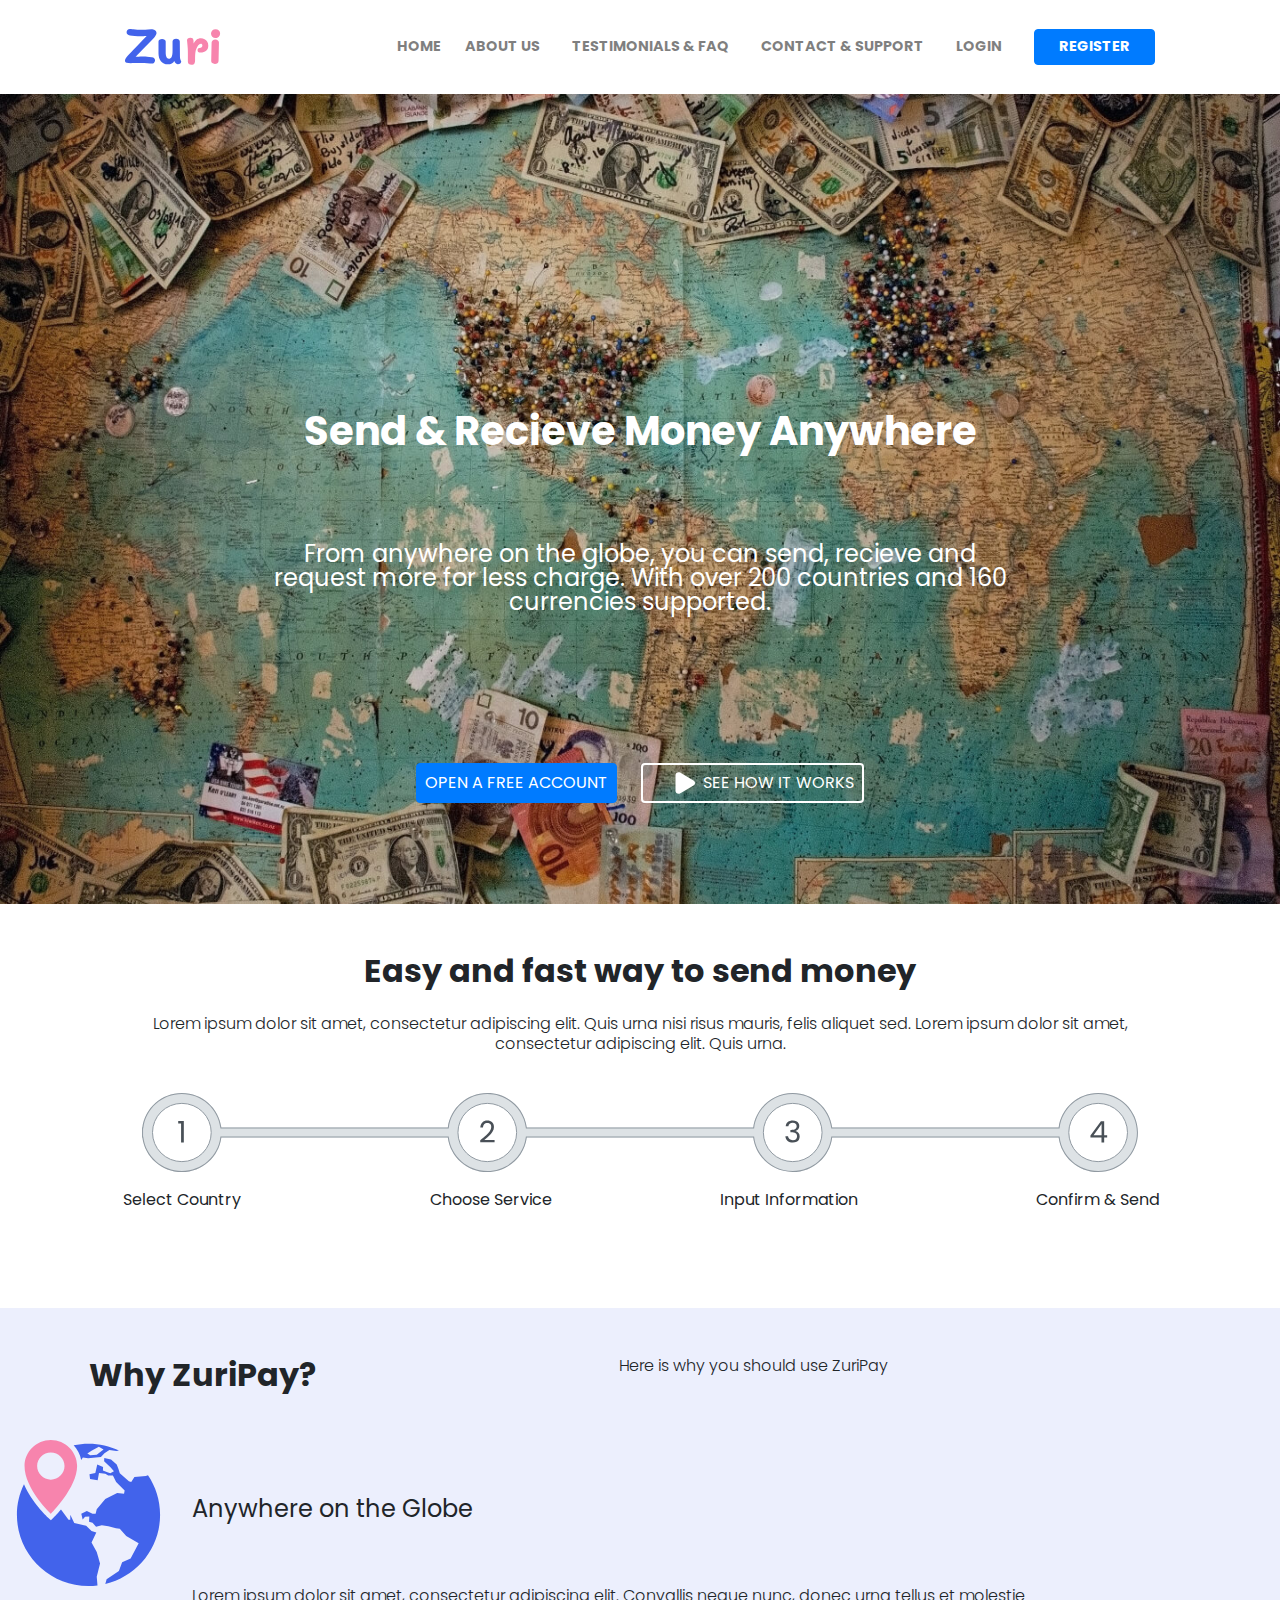
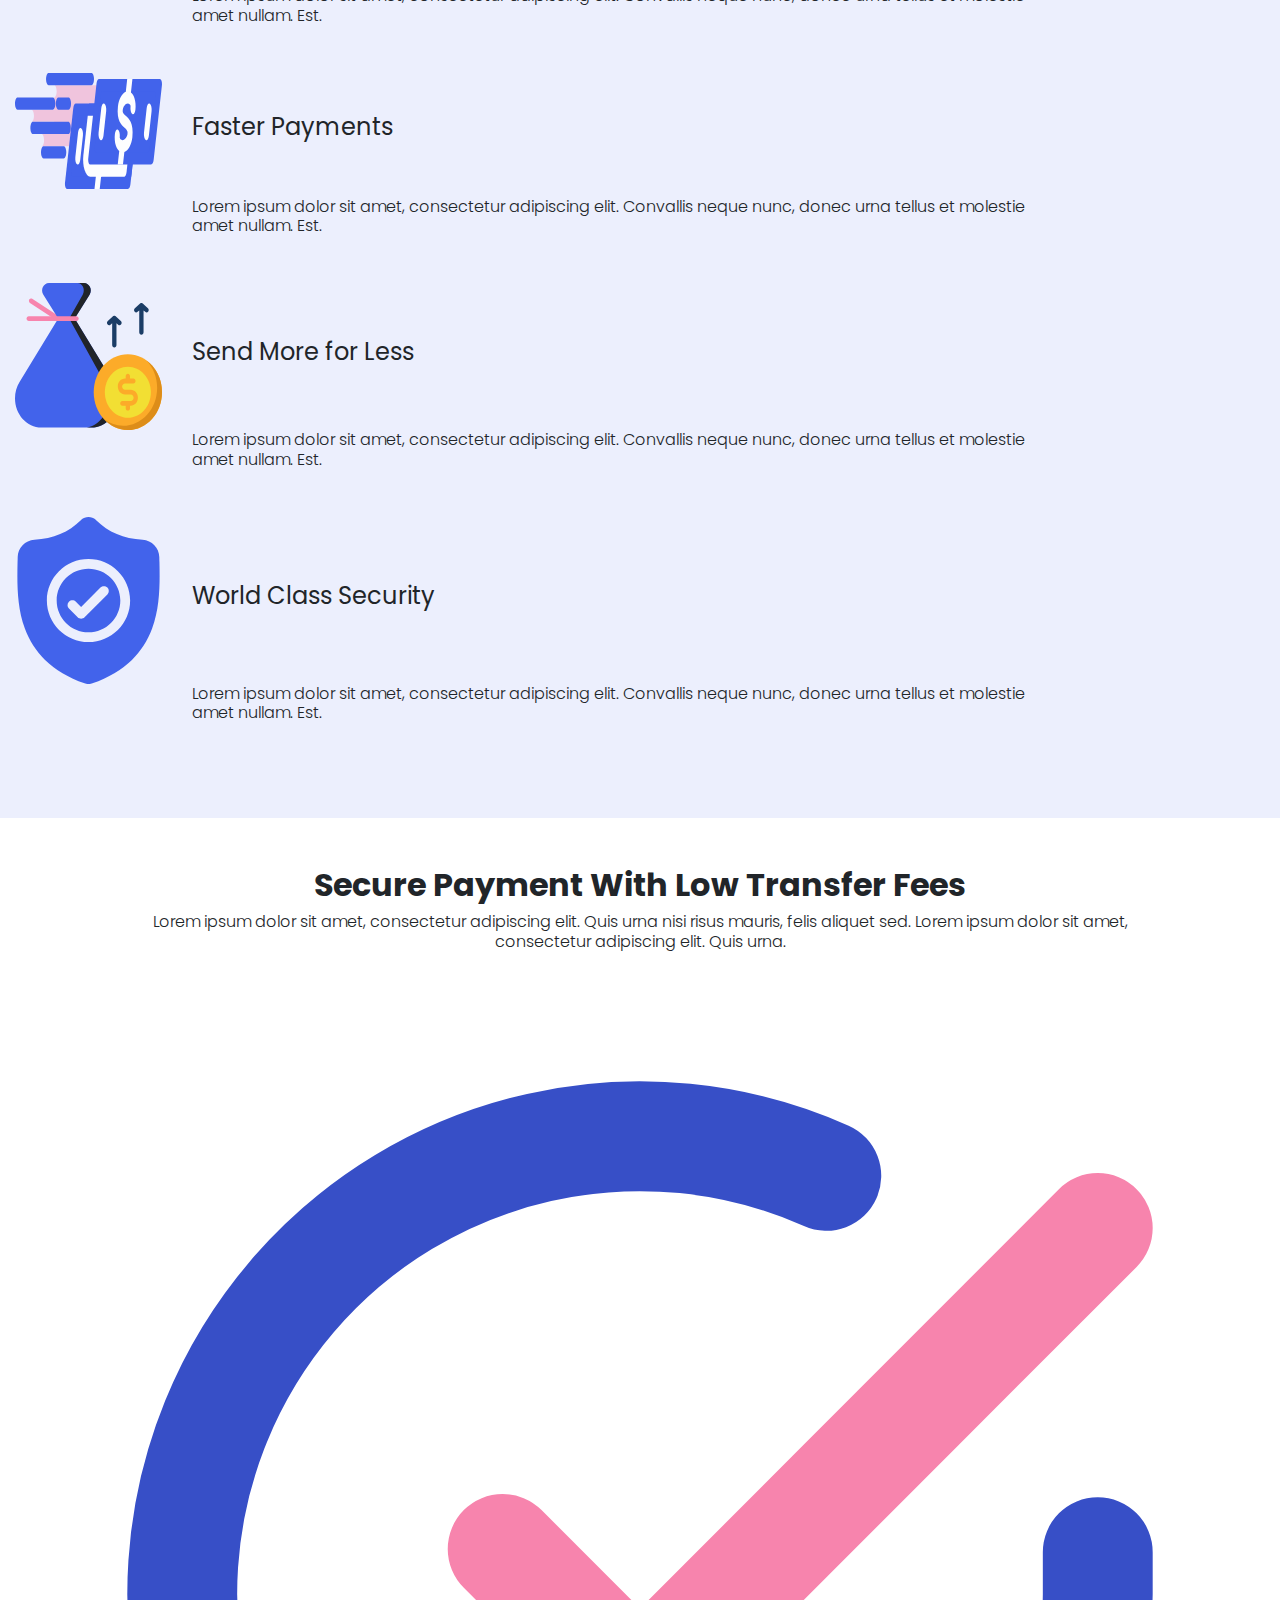
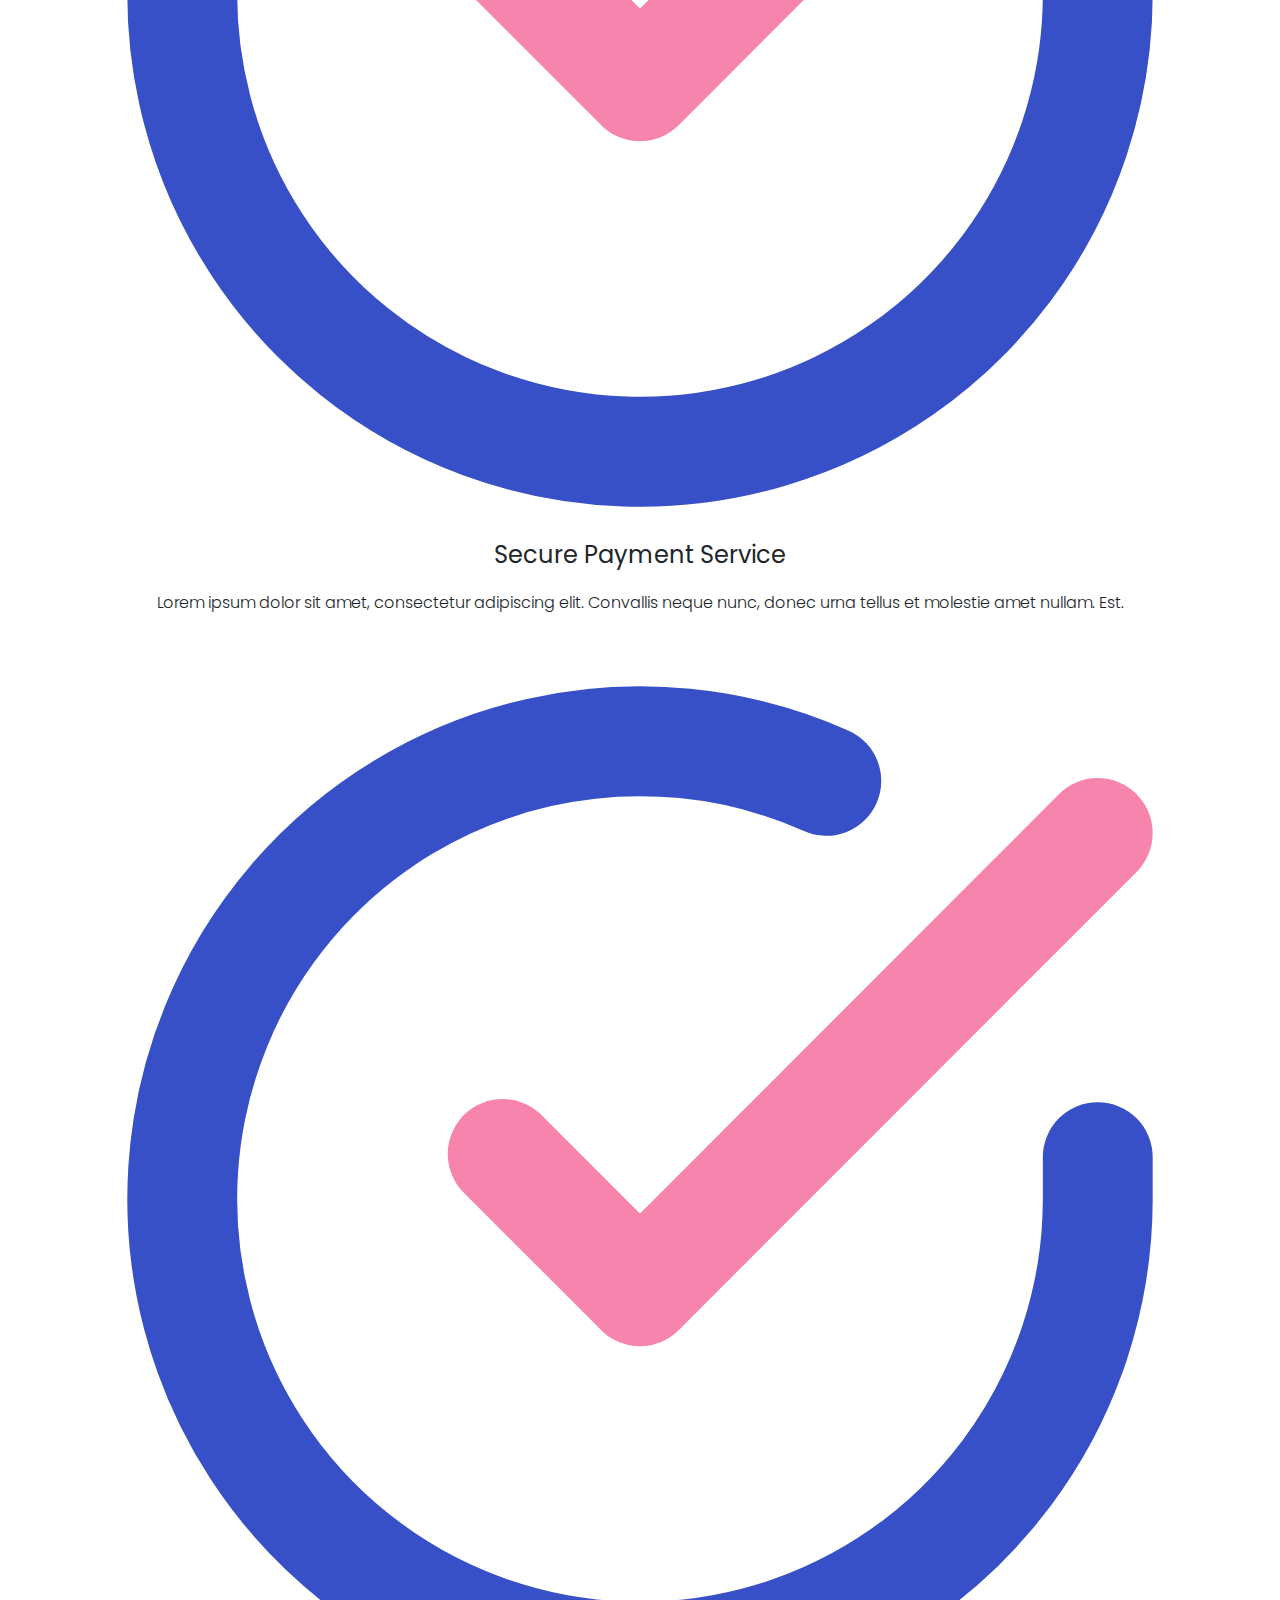
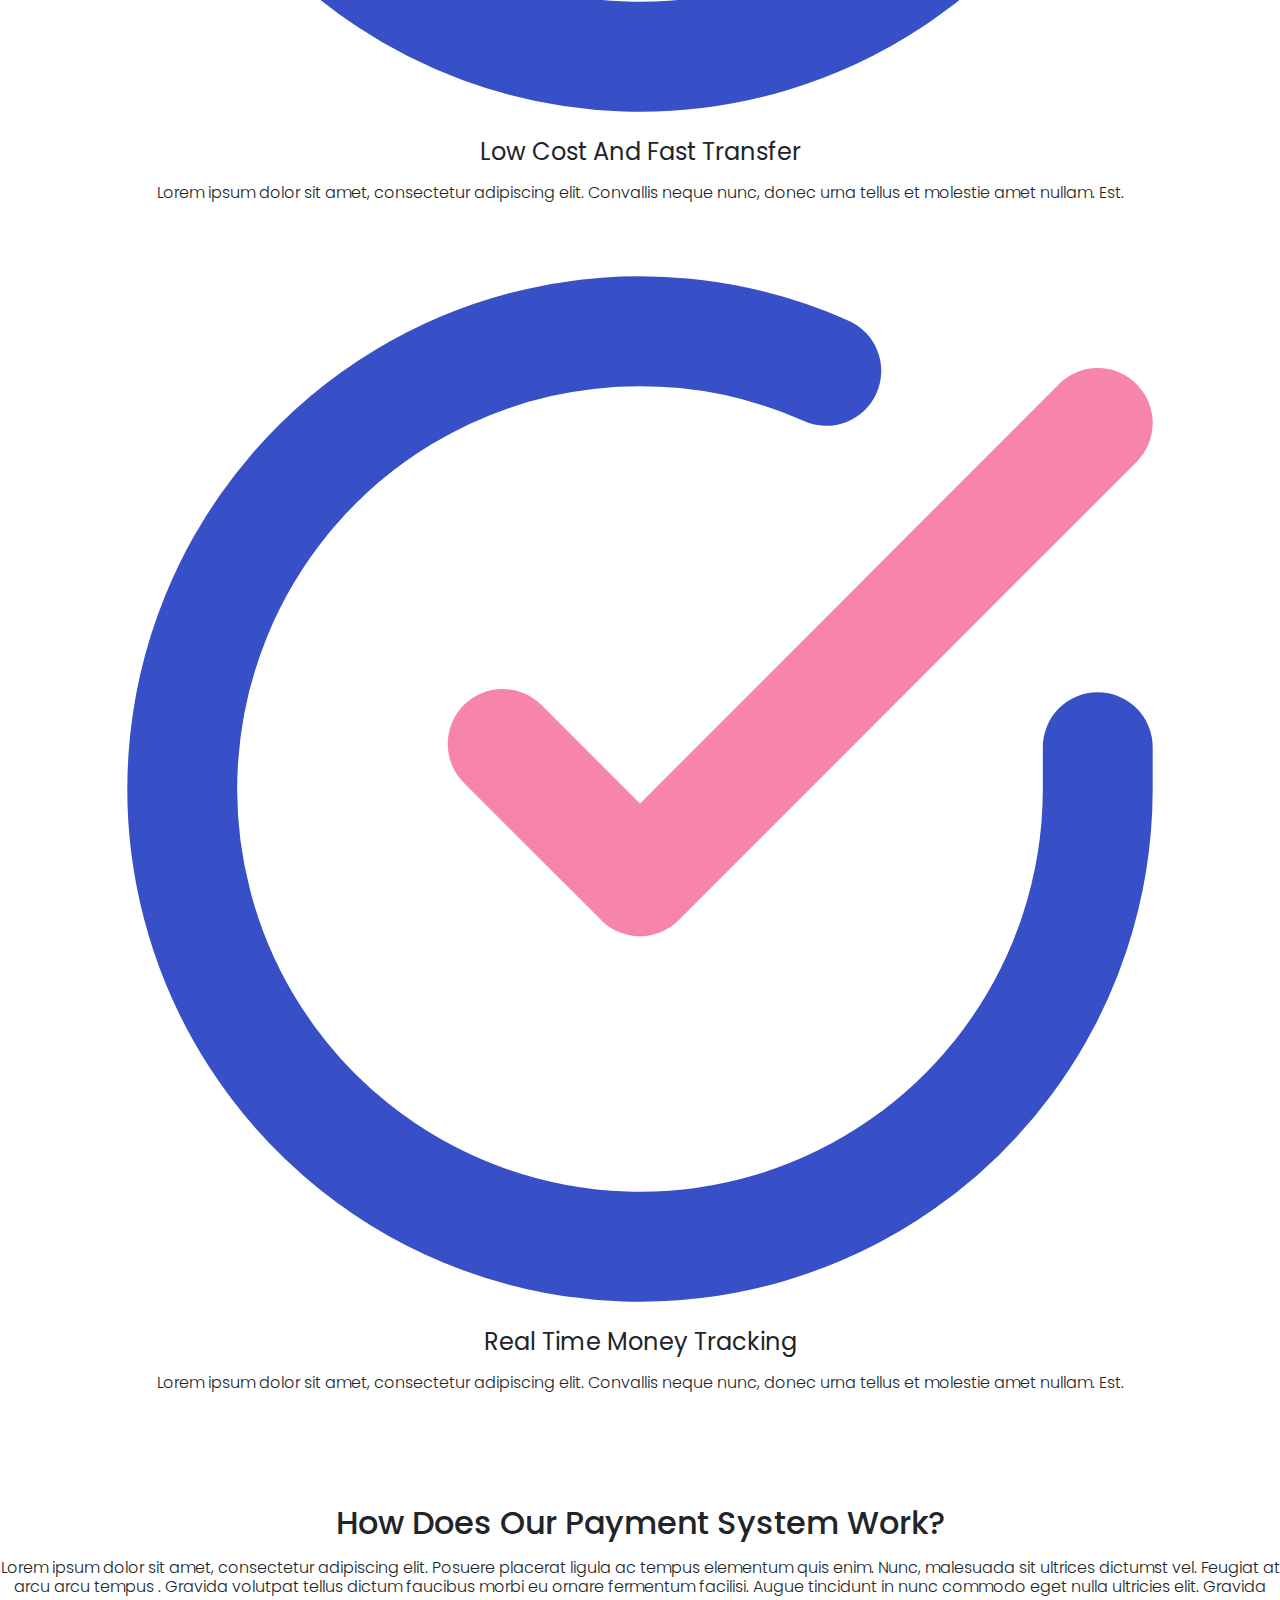
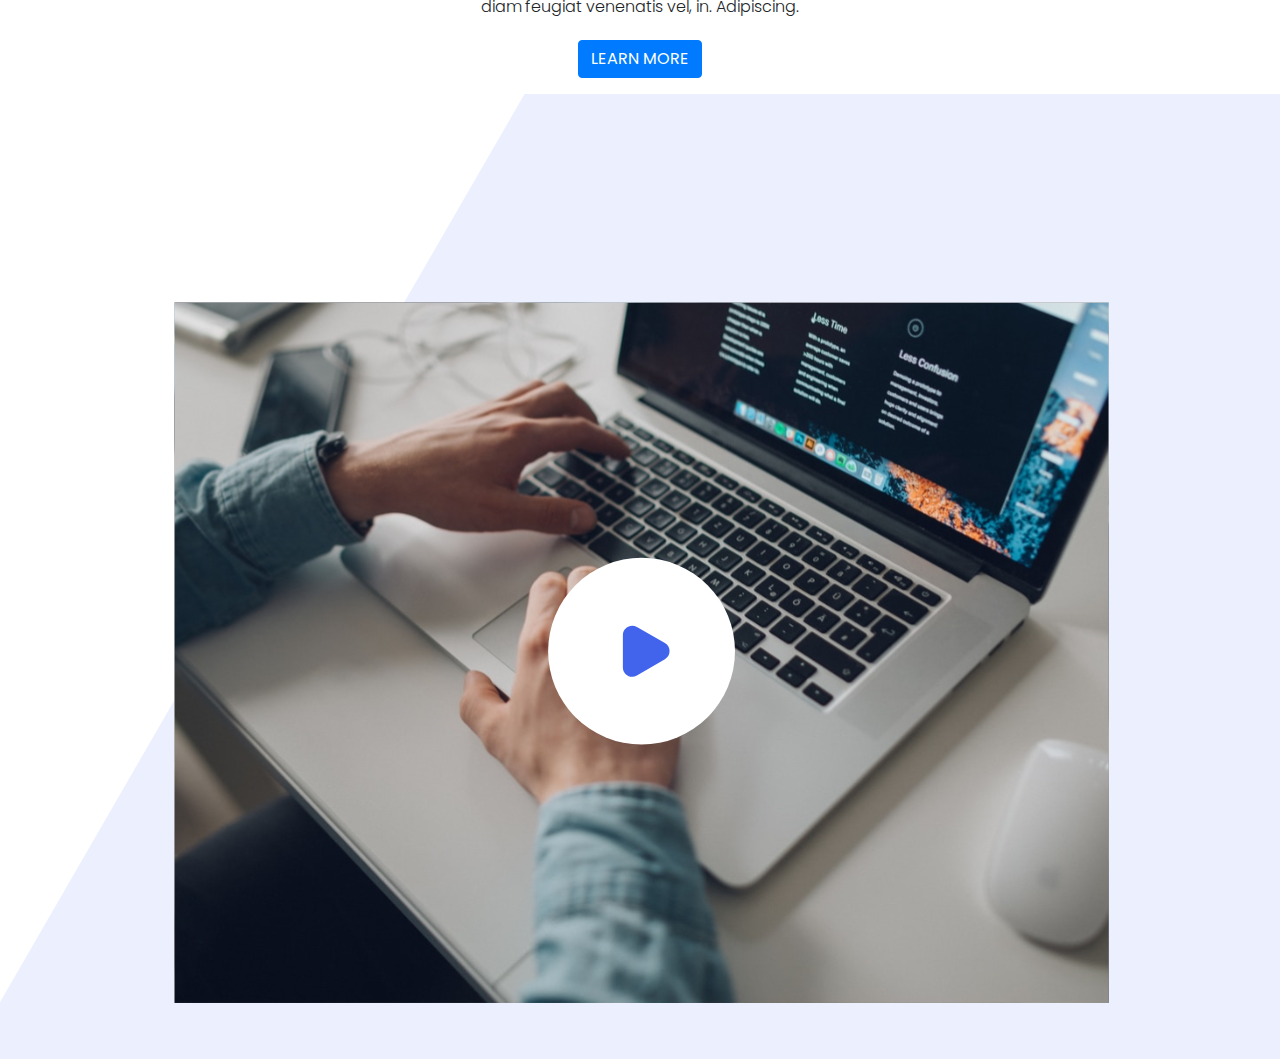
<file: index.html>
<html lang="en">
  <head>
    <meta charset="UTF-8" />
    <meta name="viewport" content="width=device-width, initial-scale=1.0" />
    <title>Document</title>
    <link
      rel="stylesheet"
      href="https://maxcdn.bootstrapcdn.com/bootstrap/4.0.0/css/bootstrap.min.css"
      integrity="sha384-Gn5384xqQ1aoWXA+058RXPxPg6fy4IWvTNh0E263XmFcJlSAwiGgFAW/dAiS6JXm"
      crossorigin="anonymous"
    />
    <link
      href="https://fonts.googleapis.com/css2?family=Poppins:wght@200;300;400;500;600&display=swap"
      rel="stylesheet"
    />
    <link rel="stylesheet" href="css/main.css" />
  </head>
  <body>
    <header class="row">
      <div class="col"></div>
      <div class="col-10">
        <nav
          class="navbar navbar-expand-lg bg-white navbar-light py-sm-3 py-xl-4"
        >
          <button
            class="navbar-toggler"
            type="button"
            data-toggle="collapse"
            data-target="#navbarTogglerDemo03"
            aria-controls="navbarTogglerDemo03"
            aria-expanded="false"
            aria-label="Toggle navigation"
          >
            <span class="navbar-toggler-icon"></span>
          </button>
          <a class="navbar-brand" href="index.html">
            <img src="imgs/Zu.svg" alt="" />
            <img src="imgs/ri.svg" alt="" />
          </a>

          <div class="collapse navbar-collapse" id="navbarTogglerDemo03">
            <ul
              class="navbar-nav ml-auto mt-2 mt-lg-0 list-unstyled font-weight-bold text-uppercase"
            >
              <li class="nav-item">
                <a class="nav-link" href="#"
                  >Home <span class="sr-only">(current)</span></a
                >
              </li>
              <li class="nav-item mx-2">
                <a class="nav-link" href="#">About Us</a>
              </li>
              <li class="nav-item mx-2">
                <a class="nav-link" href="#">Testimonials & Faq</a>
              </li>
              <li class="nav-item mx-2">
                <a class="nav-link" href="#">Contact & Support</a>
              </li>
              <li class="nav-item mx-2">
                <a class="nav-link" href="#">Login</a>
              </li>
            </ul>
            <button
              class="btn btn-primary shadow navbtn px-4 ml-3 my-sm-0 text-uppercase font-weight-bold rounded-xl"
              type="submit"
            >
              Register
            </button>
          </div>
        </nav>
      </div>
      <div class="col"></div>
    </header>

    <main>
      <div class="first-section">
        <img
          src="imgs/firstsection.jpg"
          alt="carousel"
          class="img-fluid"
          width="100%"
          height="auto"
        />
        <div class="carousel-caption">
          <div class="row">
            <div class="col"></div>
            <p class="col-sm-12 h1 font-weight-bold">
              Send & Recieve Money Anywhere
            </p>
            <div class="col"></div>
          </div>
          <div class="row">
            <div class="col"></div>
            <p class="col-sm-10 h4">
              From anywhere on the globe, you can send, recieve and request more
              for less charge. With over 200 countries and 160 currencies
              supported.
            </p>
            <div class="col"></div>
          </div>
          <div class="row open d-flex justify-content-between">
            <div class="col"></div>
            <div class="d-flex flex-column flex-md-row">
              <button
                class="btn btn-primary px-2 text-uppercase mr-md-4 mb-2 mb-md-0"
              >
                Open a Free Account
              </button>
              <button
                class="btn btn-outline-secondary px-2 text-uppercase d-flex mt-2 mt-md-0"
              >
                <img
                  src="imgs/play.svg"
                  alt="play"
                  class="mr-2 align-items-center justify-content-center ml-md-4"
                />See how it Works
              </button>
            </div>
            <div class="col"></div>
          </div>
        </div>
      </div>

      <div class="second-section py-5">
        <div class="row pb-3 flex justify-content-center">
          <p class="h2 text-capitalise font-weight-bold text-center col-10">
            Easy and fast way to send money
          </p>
        </div>
        <div class="row px-5 pb-3 flex justify-content-center mb-0">
          <p class="h6 col-10 col-md-10 text-center">
            Lorem ipsum dolor sit amet, consectetur adipiscing elit. Quis urna
            nisi risus mauris, felis aliquet sed. Lorem ipsum dolor sit amet,
            consectetur adipiscing elit. Quis urna.
          </p>
        </div>
        <div class="row px-5 flex justify-content-center mb-0">
          <div class="col"></div>
          <img src="imgs/hehe.svg" alt="" class="mt-3 col-10 px-2" />
          <div class="col"></div>
        </div>
        <div class="row px-5 pt-3 pb-5 flex justify-content-center mb-0">
          <!-- <div class="col"></div> -->
          <div class="col-2 mr-auto ml-5 text-center">
            Select Country
          </div>
          <div class="col-2 mr-5 text-center">Choose Service</div>
          <div class="col-2 ml-5 text-center">Input Information</div>
          <div class="col-2 ml-auto mr-5 text-center">
            Confirm & Send
          </div>
          <!-- <div class="col"></div> -->
        </div>
      </div>

      <div class="third-section py-5">
        <div class="row pb-3 flex justify-content-center">
          <p class="h2 font-weight-bold text-center">Why ZuriPay?</p>
          <p class="col-8 h6 text-center mb-5">
            Here is why you should use ZuriPay
          </p>
        </div>
        <div class="row">
          <div class="col-sm-10">
            <div class="d-flex align-items-center">
              <img
                id="why-svg"
                src="imgs/anywhereInTheWorld.svg"
                alt=""
                class="col-2 mt-auto ml-auto"
              />
              <p class="h4 col-10">
                Anywhere on the Globe
              </p>
            </div>
            <p class="h6 col-10 ml-auto mt-0 mb-5">
              Lorem ipsum dolor sit amet, consectetur adipiscing elit. Convallis
              neque nunc, donec urna tellus et molestie amet nullam. Est.
            </p>
          </div>
          <div class="col-sm-10">
            <div class="d-flex align-items-center">
              <img
                id="why-svg"
                src="imgs/faster.svg"
                alt=""
                class="col-2 ml-auto"
              />
              <p class="h4 col-10">Faster Payments</p>
            </div>
            <p class="h6 col-10 ml-auto mt-2 mb-5">
              Lorem ipsum dolor sit amet, consectetur adipiscing elit. Convallis
              neque nunc, donec urna tellus et molestie amet nullam. Est.
            </p>
          </div>
          <div class="col-sm-10">
            <div class="d-flex align-items-center">
              <img id="why-svg" src="imgs/send.svg" alt="" class="col-2" />
              <p class="h4 col-10">Send More for Less</p>
            </div>
            <p class="h6 col-10 ml-auto mt-0 mb-5">
              Lorem ipsum dolor sit amet, consectetur adipiscing elit. Convallis
              neque nunc, donec urna tellus et molestie amet nullam. Est.
            </p>
          </div>
          <div class="col-sm-10">
            <div class="d-flex align-items-center">
              <img id="why-svg" src="imgs/welcome.svg" alt="" class="col-2" />
              <p class="h4 col-10">World Class Security</p>
            </div>
            <p class="h6 col-10 ml-auto mt-0 mb-5">
              Lorem ipsum dolor sit amet, consectetur adipiscing elit. Convallis
              neque nunc, donec urna tellus et molestie amet nullam. Est.
            </p>
          </div>
        </div>
      </div>

      <div class="fourth-section py-5">
        <div class="row pb-3 flex justify-content-center">
          <p class="h2 font-weight-bold text-center">
            Secure Payment With Low Transfer Fees
          </p>
          <p class="col-10 h6 text-center mb-5">
            Lorem ipsum dolor sit amet, consectetur adipiscing elit. Quis urna
            nisi risus mauris, felis aliquet sed. Lorem ipsum dolor sit amet,
            consectetur adipiscing elit. Quis urna.
          </p>
        </div>
        <div class="row d-flex py-5 justify-content-center align-items-center">
          <div class="col-10 d-flex flex-column justify-content-center pb-5">
            <img src="imgs/check.svg" alt="check" />
            <p class="h4 text-center py-3">Secure Payment Service</p>
            <p class="h6 text-center">
              Lorem ipsum dolor sit amet, consectetur adipiscing elit. Convallis
              neque nunc, donec urna tellus et molestie amet nullam. Est.
            </p>
          </div>
          <div class="col-10 d-flex flex-column justify-content-center pb-5">
            <img src="imgs/check.svg" alt="check" />
            <p class="h4 text-center py-2">Low Cost And Fast Transfer</p>
            <p class="h6 text-center">
              Lorem ipsum dolor sit amet, consectetur adipiscing elit. Convallis
              neque nunc, donec urna tellus et molestie amet nullam. Est.
            </p>
          </div>
          <div class="col-10 d-flex flex-column justify-content-center">
            <img src="imgs/check.svg" alt="check" />
            <p class="h4 text-center py-2">Real Time Money Tracking</p>
            <p class="h6 text-center">
              Lorem ipsum dolor sit amet, consectetur adipiscing elit. Convallis
              neque nunc, donec urna tellus et molestie amet nullam. Est.
            </p>
          </div>
        </div>
      </div>

      <div class="fifth-section">
        <div class="row d-flex flex-column justify-content-center">
          <p class="h2 text-center py-2 px-2">
            How Does Our Payment System Work?
          </p>
          <p class="px-2 h6 text-center">
            Lorem ipsum dolor sit amet, consectetur adipiscing elit. Posuere
            placerat ligula ac tempus elementum quis enim. Nunc, malesuada sit
            ultrices dictumst vel. Feugiat at arcu arcu tempus . Gravida
            volutpat tellus dictum faucibus morbi eu ornare fermentum facilisi.
            Augue tincidunt in nunc commodo eget nulla ultricies elit. Gravida
            diam feugiat venenatis vel, in. Adipiscing.
          </p>
        </div>
        <div class="d-flex justify-content-center py-3">
          <button class="btn btn-primary rounded-xl text-uppercase">
            Learn More
          </button>
        </div>
        <div class="">
          <img src="imgs/Group 122.svg" alt="" width="100%" />
          <!-- dummy image -->
        </div>
      </div>

      <div class="sixth-section"></div>
    </main>

    <script
      src="https://code.jquery.com/jquery-3.4.1.slim.min.js"
      integrity="sha384-J6qa4849blE2+poT4WnyKhv5vZF5SrPo0iEjwBvKU7imGFAV0wwj1yYfoRSJoZ+n"
      crossorigin="anonymous"
    ></script>
    <script
      src="https://cdn.jsdelivr.net/npm/popper.js@1.16.0/dist/umd/popper.min.js"
      integrity="sha384-Q6E9RHvbIyZFJoft+2mJbHaEWldlvI9IOYy5n3zV9zzTtmI3UksdQRVvoxMfooAo"
      crossorigin="anonymous"
    ></script>
    <script
      src="https://stackpath.bootstrapcdn.com/bootstrap/4.4.1/js/bootstrap.min.js"
      integrity="sha384-wfSDF2E50Y2D1uUdj0O3uMBJnjuUD4Ih7YwaYd1iqfktj0Uod8GCExl3Og8ifwB6"
      crossorigin="anonymous"
    ></script>
  </body>
</html>
</file>
<file: css/main.css>
* {
  /* border: 1px solid red; */
}
body {
  font-family: "Poppins", sans-serif;
}
.h1,
.h2 {
  font-weight: 500;
}
.h3,
.h4 {
  font-weight: 400;
}
.h5,
.h6 {
  font-weight: 300;
}
.nav-link,
.navbtn {
  font-size: 0.9em;
}
.carousel-caption .h1 {
  margin-top: -600px;
}
.carousel-caption .h4 {
  margin-top: -520px;
  font-weight: 400;
  line-height: 35px;
}
.open {
  margin-top: -380px;
}
.third-section {
  background: #eceffd;
}

@media screen and (min-width: 420px) {
  .carousel-caption .h1 {
    margin-top: -450px;
    line-height: 1em;
  }
  .carousel-caption .h4 {
    margin-top: -320px;
    font-weight: 400;
    line-height: 1em;
  }
  .open {
    margin-top: -100px;
  }
}
.btn-outline-secondary {
  border: 2px solid #fff;
  color: #fff;
}
.img-fluid {
  height: 90vh;
}
</file>
